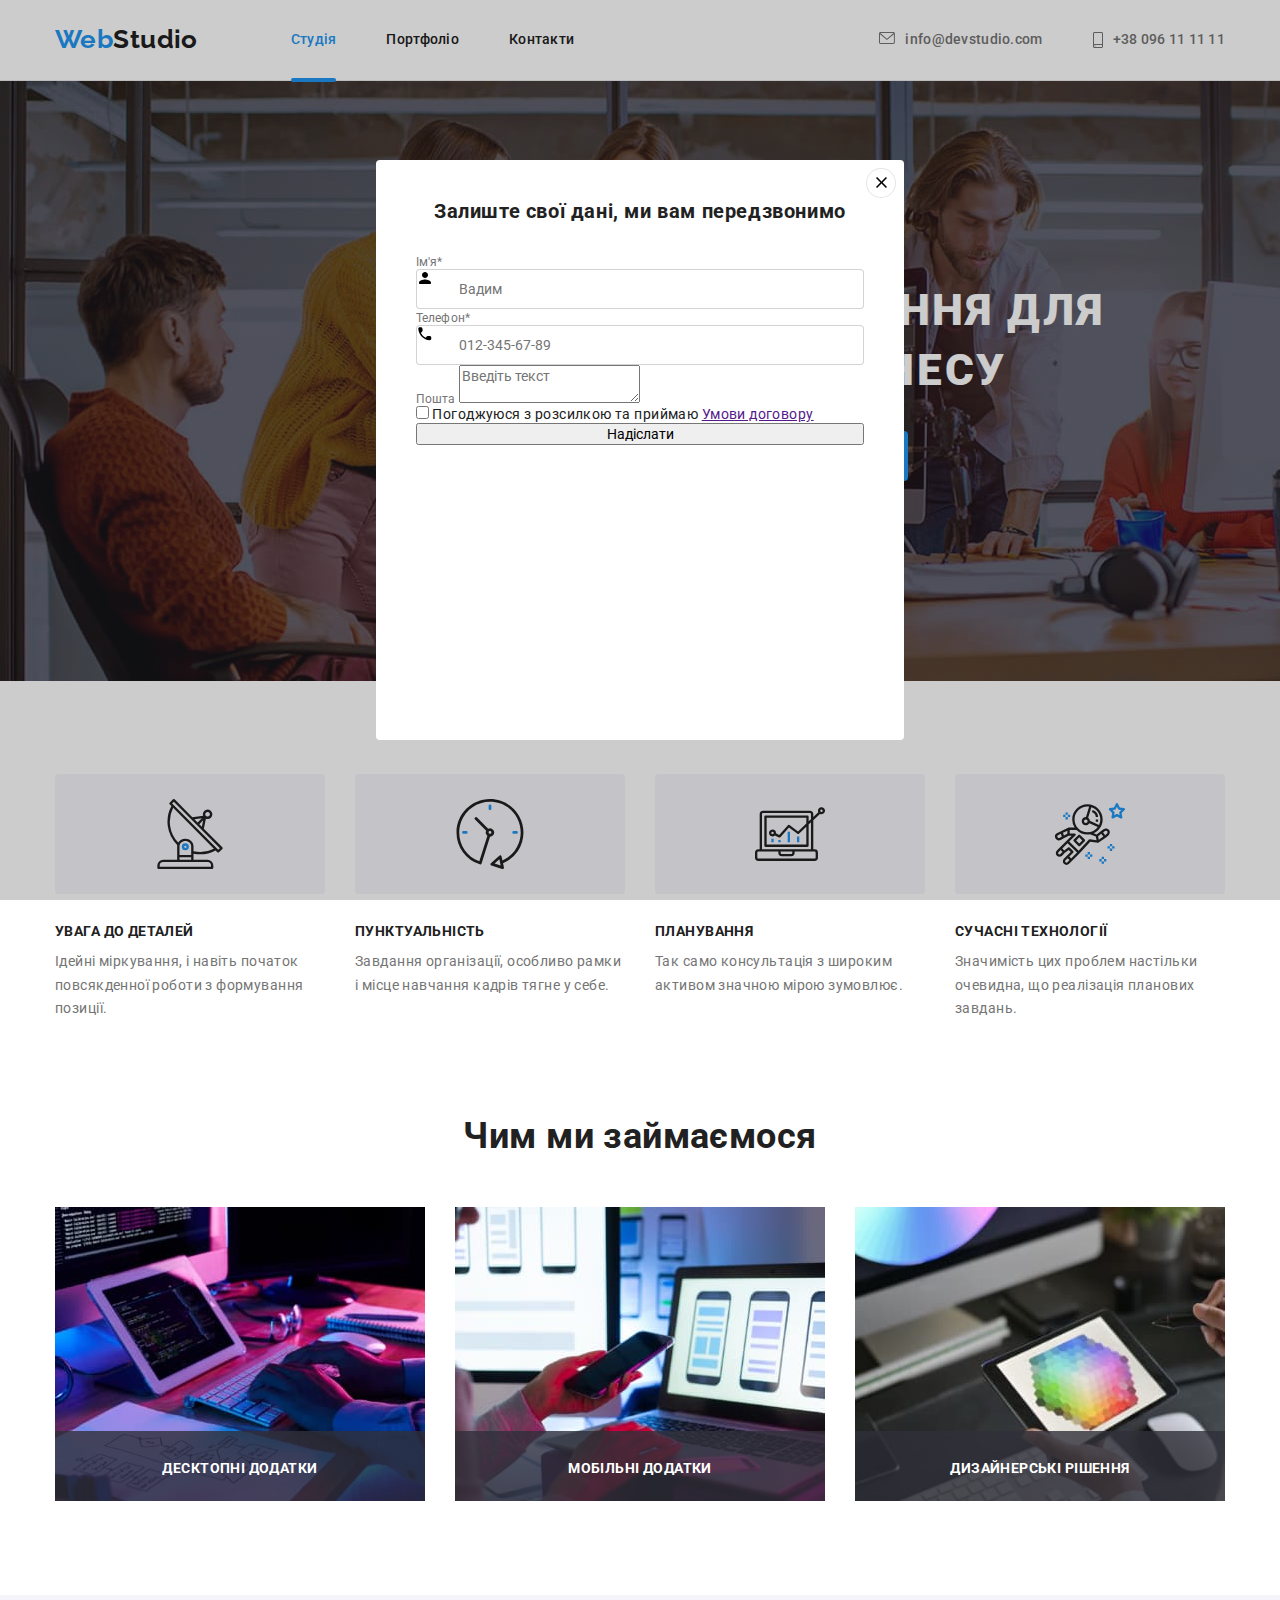
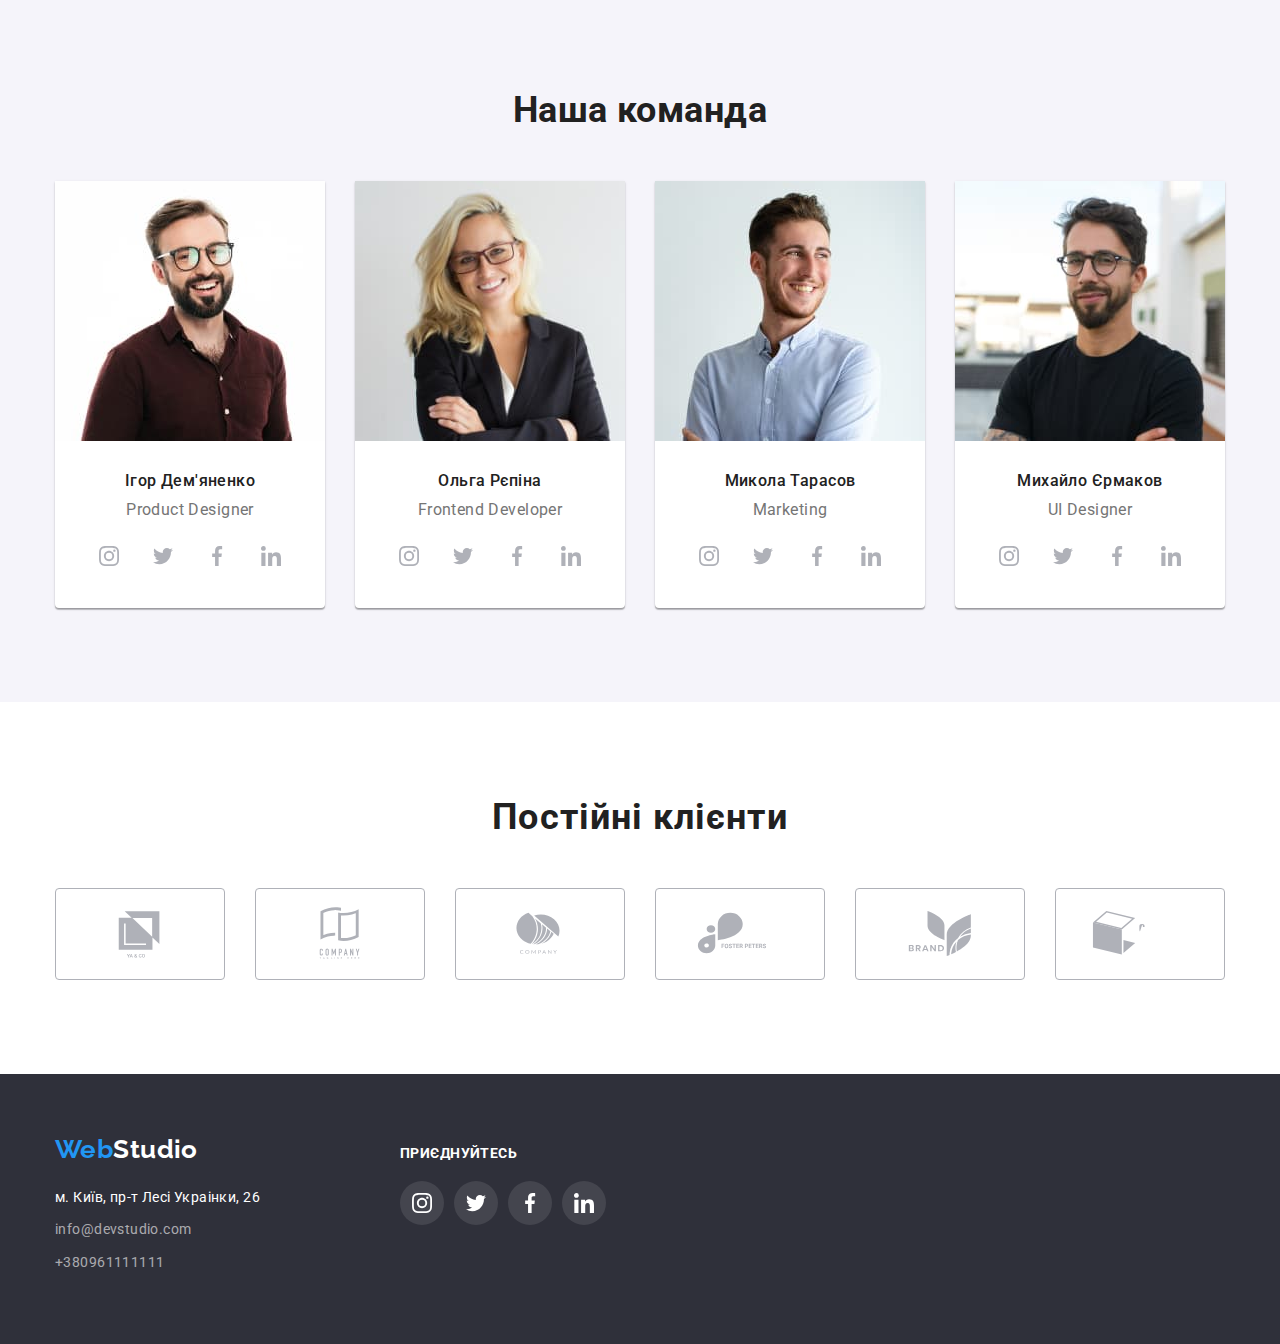
<file: index.html>
<!DOCTYPE html>
<html lang="uk">
<head>
    <meta charset="UTF-8">
    <meta http-equiv="X-UA-Compatible" content="IE=edge">
    <meta name="viewport" content="width=device-width, initial-scale=1.0">
    <link rel="preconnect" href="https://fonts.googleapis.com">
    <link rel="preconnect" href="https://fonts.gstatic.com" crossorigin>
    <link href="https://fonts.googleapis.com/css2?family=Raleway:wght@700&family=Roboto:wght@400;500;700;900&display=swap" rel="stylesheet">
    <link rel="stylesheet" href="https://cdn.jsdelivr.net/npm/modern-normalize@1.1.0/modern-normalize.min.css">
    <link rel="stylesheet" href="./css/styles.css" />
    <title>WebStudio</title>
</head>
<!--Шапка-->
<body>
    <header class="page-header header-line">
        <div class="container header-box">
         <nav class="page-navigation"> 
         <a href="index.html" class="logo-header"><span class="textcolor">Web</span><span class="textcolor-1">Studio</span></a>
         <ul class="menu">
            <li><a href="./index.html" class="menu-item-header current">Студія</a></li>
            <li><a href="./portfolio.html" class="menu-item-header">Портфоліо</a></li>
            <li><a href="./index.html" class="menu-item-header">Контакти</a></li>
         </ul>
         </nav>
         <ul class="menu-contacts-header">
            <li class="contacts-list">
             <a href="mailto:info@devstudio.com" class="link">
               <svg 
                class="envelope-icon"
                lang="en"
                aria-label="envelope icon"
                width="16"
                height="12">
                <use href="./images/sprite.svg#icon-envelope"></use>
               </svg>info@devstudio.com</a>
        </li>
            <li class="contacts-list">
            <a href="tel:+380961111111" class="link">
            <svg
                class="phone"
                lang="en"
                aria-label="smartphone icon"
                width="16" 
                height="12">
                <use href="./images/sprite.svg#icon-smartphone"></use>
            </svg>+38 096 11 11 11</a>
        </ul>
        </div>
     </header>
<main>
<!--Герой-->
     <section class="hero-text hero-bg section">
        <div class="hero-box container">
        <h1 class="efective">Ефективні рішення для вашого бізнесу</h1>
        <button type="button" class="button-hero" data-modal-open>Замовити послугу</button>
        </div>
     </section>
<!--Особливості-->
    <section class="section">
    <div class="container">
        <h2 class="visually-hidden">Наші особливості</h2>
    <ul class="our-features">
        <li class="our-features-box">
         <div class="icons-features-box">
          <svg class="icon-our-features">
           <use href="./images/sprite.svg#icon-antenna"></use>
          </svg>
         </div>
        <h3 class="feature">Увага до деталей</h3>
        <p class="explanation">Ідейні міркування, і навіть початок повсякденної роботи з формування позиції.</p></li>
        <li class="our-features-box">
         <div class="icons-features-box">
          <svg class="icon-our-features">
           <use href="./images/sprite.svg#icon-clock"></use>
          </svg>
         </div>
        <h3 class="feature">Пунктуальність</h3>
        <p class="explanation">Завдання організації, особливо рамки і місце навчання кадрів тягне у себе.</p></li>
        <li class="our-features-box">        
         <div class="icons-features-box">
          <svg class="icon-our-features">
           <use href="./images/sprite.svg#icon-diagram"></use>
          </svg>
         </div>
        <h3 class="feature">Планування</h3>
        <p class="explanation">Так само консультація з широким активом значною мірою зумовлює.</p></li>
        <li class="our-features-box">        
         <div class="icons-features-box">
          <svg class="icon-our-features">
           <use href="./images/sprite.svg#icon-astronaut"></use>
          </svg>
         </div>
        <h3 class="feature">Сучасні технології</h3>
        <p class="explanation">Значимість цих проблем настільки очевидна, що реалізація планових завдань.</p></li>
      </ul>
    </div>
    </section>
<!--Чим ми займаємося-->
    <section class="what-we-do-section">
    <div class="what-we-do-block container">
     <h2 class="what-we-do">Чим ми займаємося</h2>
      <ul class="what-we-do-list">
       <li class="img-card">
        <div class="img-box">
            <img src="./images/image1.jpg" alt="десктопні додатки" width="370" height="294" class="img-1">
            <p class="text-card">Десктопні додатки</p>
         </div>
        </li>
    <li class="img-card">
     <div class="img-box">
        <img src="./images/image2.jpg" alt="мобільні додатки" width="370" height="294" class="img-2">
        <p class="text-card">Мобільні додатки</p>
       </div>
     </li>
     <li class="img-card">
       <div class="img-box">
            <img src="./images/image3.jpg" alt="дизайнерські рішення" width="370" height="294" class="img-3">
            <p class="text-card">Дизайнерські рішення</p>
        </div>
     </li>
    </ul>
</div>  
</section>
<!--Наша команда-->
<section class="team section">
    <div class="team-list container">
    <h2 class="our-team">Наша команда</h2>
    <ul class="test-team">
    <li class="team-item">
        <img src="./images/igor_demyanenko.jpg"
         alt="Ігор Дем'яненко"
         width="270"
         height="260" class="team-card">
         <div class="team-text-box">
            <h2 class="team-card-name">Ігор Дем'яненко</h2>
            <p class="team-card-specialty">Product Designer</p>
        <ul class="social-list">
          <li>
           <a href="" class="social-list-link">
            <svg
            lang="en"
            aria-label="icon instagram"
            class="social-list-icon">
            <use href="./images/sprite.svg#icon-instagram"></use>
          </svg>
         </a>
        </li>
        <li>
            <a href="" class="social-list-link">
                <svg lang="en" 
                aria-label="icon twitter" 
                class="social-list-icon">
                <use href="./images/sprite.svg#icon-twitter"></use>
                </svg>
            </a>
        </li>
        <li>
            <a href="" class="social-list-link">
                <svg lang="en" 
                aria-label="icon facebook" 
                class="social-list-icon">
                <use href="./images/sprite.svg#icon-facebook"></use>
                </svg>
            </a>
        </li>
        <li>
            <a href="" class="social-list-link">
                <svg lang="en"
                aria-label="icon linkedin" 
                class="social-list-icon">
                <use href="./images/sprite.svg#icon-linkedin"></use>
                </svg>
            </a>
        </li>
    </ul>
        </div>
     </li>
    <li class="team-item">
        <img src="./images/olga_repina.jpg"
         alt="Ольга Рєпіна"
         width="270"
         height="260" class="team-card">
         <div class="team-text-box">         
            <h2 class="team-card-name">Ольга Рєпіна</h2>
            <p class="team-card-specialty">Frontend Developer</p>
        <ul class="social-list">
            <li>
                <a href="" class="social-list-link">
                    <svg lang="en" 
                    aria-label="icon instagram" 
                    class="social-list-icon">
                        <use href="./images/sprite.svg#icon-instagram"></use>
                    </svg>
                </a>
            </li>
            <li>
                <a href="" class="social-list-link">
                    <svg lang="en" 
                    aria-label="icon twitter" 
                    class="social-list-icon">
                        <use href="./images/sprite.svg#icon-twitter"></use>
                    </svg>
                </a>
            </li>
            <li>
                <a href="" class="social-list-link">
                    <svg lang="en" 
                    aria-label="icon facebook" 
                    class="social-list-icon">
                        <use href="./images/sprite.svg#icon-facebook"></use>
                    </svg>
                </a>
            </li>
            <li>
                <a href="" class="social-list-link">
                    <svg lang="en" 
                    aria-label="icon linkedin" 
                    class="social-list-icon">
                        <use href="./images/sprite.svg#icon-linkedin"></use>
                    </svg>
                </a>
            </li>
        </ul>
        </div>
        </li>
    <li class="team-item">
        <img src="./images/nikolai_tarasovv.jpg"
         alt="Микола Тарасов"
         width="270"
         height="260" class="team-card">
         <div class="team-text-box">
            <h2 class="team-card-name">Микола Тарасов</h2>
            <p class="team-card-specialty">Marketing</p>
        <ul class="social-list">
            <li>
                <a href="" class="social-list-link">
                    <svg lang="en" aria-label="icon instagram" class="social-list-icon">
                        <use href="./images/sprite.svg#icon-instagram"></use>
                    </svg>
                </a>
            </li>
            <li>
                <a href="" class="social-list-link">
                    <svg lang="en" aria-label="icon twitter" class="social-list-icon">
                        <use href="./images/sprite.svg#icon-twitter"></use>
                    </svg>
                </a>
            </li>
            <li>
                <a href="" class="social-list-link">
                    <svg lang="en" aria-label="icon facebook" class="social-list-icon">
                        <use href="./images/sprite.svg#icon-facebook"></use>
                    </svg>
                </a>
            </li>
            <li>
                <a href="" class="social-list-link">
                    <svg lang="en" aria-label="icon linkedin" class="social-list-icon">
                        <use href="./images/sprite.svg#icon-linkedin"></use>
                    </svg>
                </a>
            </li>
        </ul>
        </div>
        </li>
    <li class="team-item">
     <img src="./images/mihail_ermakov.jpg"
         alt="Михайло Єрмаков"
         width="270"
         height="260" class="team-card">
        <div class="team-text-box">
            <h2 class="team-card-name">Михайло Єрмаков</h2>
            <p class="team-card-specialty">UI Designer</p>
        <ul class="social-list">
            <li>
                <a href="" class="social-list-link">
                    <svg lang="en" aria-label="icon instagram" class="social-list-icon">
                        <use href="./images/sprite.svg#icon-instagram"></use>
                    </svg>
                </a>
            </li>
            <li>
                <a href="" class="social-list-link">
                    <svg lang="en" aria-label="icon twitter" class="social-list-icon">
                        <use href="./images/sprite.svg#icon-twitter"></use>
                    </svg>
                </a>
            </li>
            <li>
                <a href="" class="social-list-link">
                    <svg lang="en" aria-label="icon facebook" class="social-list-icon">
                        <use href="./images/sprite.svg#icon-facebook"></use>
                    </svg>
                </a>
            </li>
            <li>
                <a href="" class="social-list-link">
                    <svg lang="en" aria-label="icon linkedin" class="social-list-icon">
                        <use href="./images/sprite.svg#icon-linkedin"></use>
                    </svg>
                </a>
            </li>
        </ul>
        </div>
        </li>
      </ul>
    </div>
    </section>
<!--Постійні клієнти-->
<section class="customers section">
    <div class="container regular-customers-box">
        <h2 class="regular-customers">Постійні клієнти</h2>
        <ul class="regular-customers-list">
            <li>
                <a href="" class="link-logoclient">
                <svg
                lang="en"
                aria-label="client logo"
                class="client-logo">
                    <use href="./images/sprite.svg#icon-logoclient1"></use>
                </svg>
                </a>
            </li>
            <li>
                <a href="" class="link-logoclient">
                <svg lang="en" 
                aria-label="client logo" 
                class="client-logo">
                    <use href="./images/sprite.svg#icon-logoclient2"></use>
                </svg>
                </a>
            </li>
            <li>
                <a href="" class="link-logoclient">
                <svg lang="en" 
                aria-label="client logo" 
                class="client-logo">
                    <use href="./images/sprite.svg#icon-logoclient3"></use>
                </svg>
                </a>
            </li>
            <li>
                <a href="" class="link-logoclient">
                <svg lang="en" 
                aria-label="client logo" 
                class="client-logo">
                    <use href="./images/sprite.svg#icon-logoclient4"></use>
                </svg>
                </a>
            </li>
            <li>
                <a href="" class="link-logoclient">
                <svg lang="en" 
                aria-label="client logo" 
                class="client-logo">
                    <use href="./images/sprite.svg#icon-logoclient5"></use>
                </svg>
                </a>
            </li>
            <li>
                <a href="" class="link-logoclient">
                <svg lang="en" 
                aria-label="client logo" 
                class="client-logo">
                    <use href="./images/sprite.svg#icon-logoclient6"></use>
                </svg>
                </a>
            </li>
        </ul>
    </div>
</section>
</main>
<!--Футер-->
<footer class="footer">
    <div class="big-footer-box container">
    <div class="footer-box">
    <a href="index.html" class="logo-footer"><span class="textcolor">Web</span><span class="textcolor-2">Studio</span></a>
    <address class="footer-adress-box">
        <ul class="footer-contacts-box">
            <li class="footer-contacts-box"><a href="https://goo.gl/maps/2XgddQ2wuXQouY7B8" target="_blank" rel="noopener noreferrer nofollow" class="map-footer">м. Київ, пр-т Лесі Украінки, 26</a>
            <li class="footer-contacts-box"><a href="mailto:info@devstudio.com" class="mail-footer">info@devstudio.com</a></li>
            <li><a href="tel:+380961111111" class="number-footer">+380961111111</a></li>
        </ul>
        </address>
        </div>
        <div class="footer-social-links">
        <p class="join">Приєднуйтесь</p>
        <ul class="footer-social-list">
            <li>
                <a href="" class="footer-social-list-link">
                    <svg lang="en" 
                    aria-label="icon instagram" 
                    class="footer-social-list-icon">
                        <use href="./images/sprite.svg#icon-instagram"></use>
                    </svg>
                </a>
            </li>
            <li>
                <a href="" class="footer-social-list-link">
                    <svg lang="en" 
                    aria-label="icon twitter"
                    class="footer-social-list-icon">
                        <use href="./images/sprite.svg#icon-twitter"></use>
                    </svg>
                </a>
            </li>
            <li>
                <a href="" class="footer-social-list-link">
                    <svg lang="en" 
                    aria-label="icon facebook" 
                    class="footer-social-list-icon">
                        <use href="./images/sprite.svg#icon-facebook"></use>
                    </svg>
                </a>
            </li>
            <li>
                <a href="" class="footer-social-list-link">
                    <svg lang="en" 
                    aria-label="icon linkedin" 
                    class="footer-social-list-icon">
                        <use href="./images/sprite.svg#icon-linkedin"></use>
                    </svg>
                </a>
            </li>
        </ul>
        </div>
    </div>
</footer>
    <div class="backdrop is-hidden" data-modal>
        <div class="modal">
            <button type="button" class="modal-close-btn" data-modal-close>
                <svg class="modal-close-icon" width="18" height="18">
                    <use href="./images/sprite.svg#icon-close-btn"></use>
                </svg>
            </button>
            <p class="modal-form-title">Залиште свої дані, ми вам передзвонимо</p>
            <form class="modal-form">
                <label class="modal-form-field">
                    <span class="modal-form-field-desc">Ім'я*</span>
                    <div class="modal-form-input-wrapper">
                    <input type="text"
                    class="modal-form-input" 
                    required 
                    pattern="[a-zA-Zа-яА-ЯіїІЇ]+" 
                    name="user_name" 
                    placeholder="Вадим"
                    />
                    <svg class="modal-form-input-icon">
                        <use href="./images/sprite.svg#icon-person-black"></use>
                    </svg>
                </div>
                </label>
                <label class="modal-form-field">
                    <span class="modal-form-field-desc">Телефон*</span>
                    <div class="modal-form-input-wrapper">
                    <input type="tel" 
                    class="modal-form-input" 
                    required
                    pattern="[0-9]{3}-[0-9]{3}-[0-9]{2}-[0-9]{2}" 
                    title="xxx-xxx-xx-xx"
                    name="user_phone"
                    placeholder="012-345-67-89"
                    />
                    <svg class="modal-form-input-icon">
                        <use href="./images/sprite.svg#icon-phone-black"></use>
                    </svg>
                    </div>
                </label>
                <label class="modal-form-field">
                    <span class="modal-form-field-desc">Пошта</span>
                    <textarea 
                    name="user_message" 
                    class="modal-form-message" 
                    placeholder="Введіть текст"
                    ></textarea>
                </label>
                <label class="modal-form-check-field">
                    <input type="checkbox" class="modal-form-check" name="user-policy" required />
                    Погоджуюся з розсилкою та приймаю <a href=""> Умови договору </a>
                </label>
                <button type="submit" class="modal-form-submit" >Надіслати</button>
            </form>
        </div>
    </div>
<script src="./js/modal.js"></script>
</body>
</html>
</file>
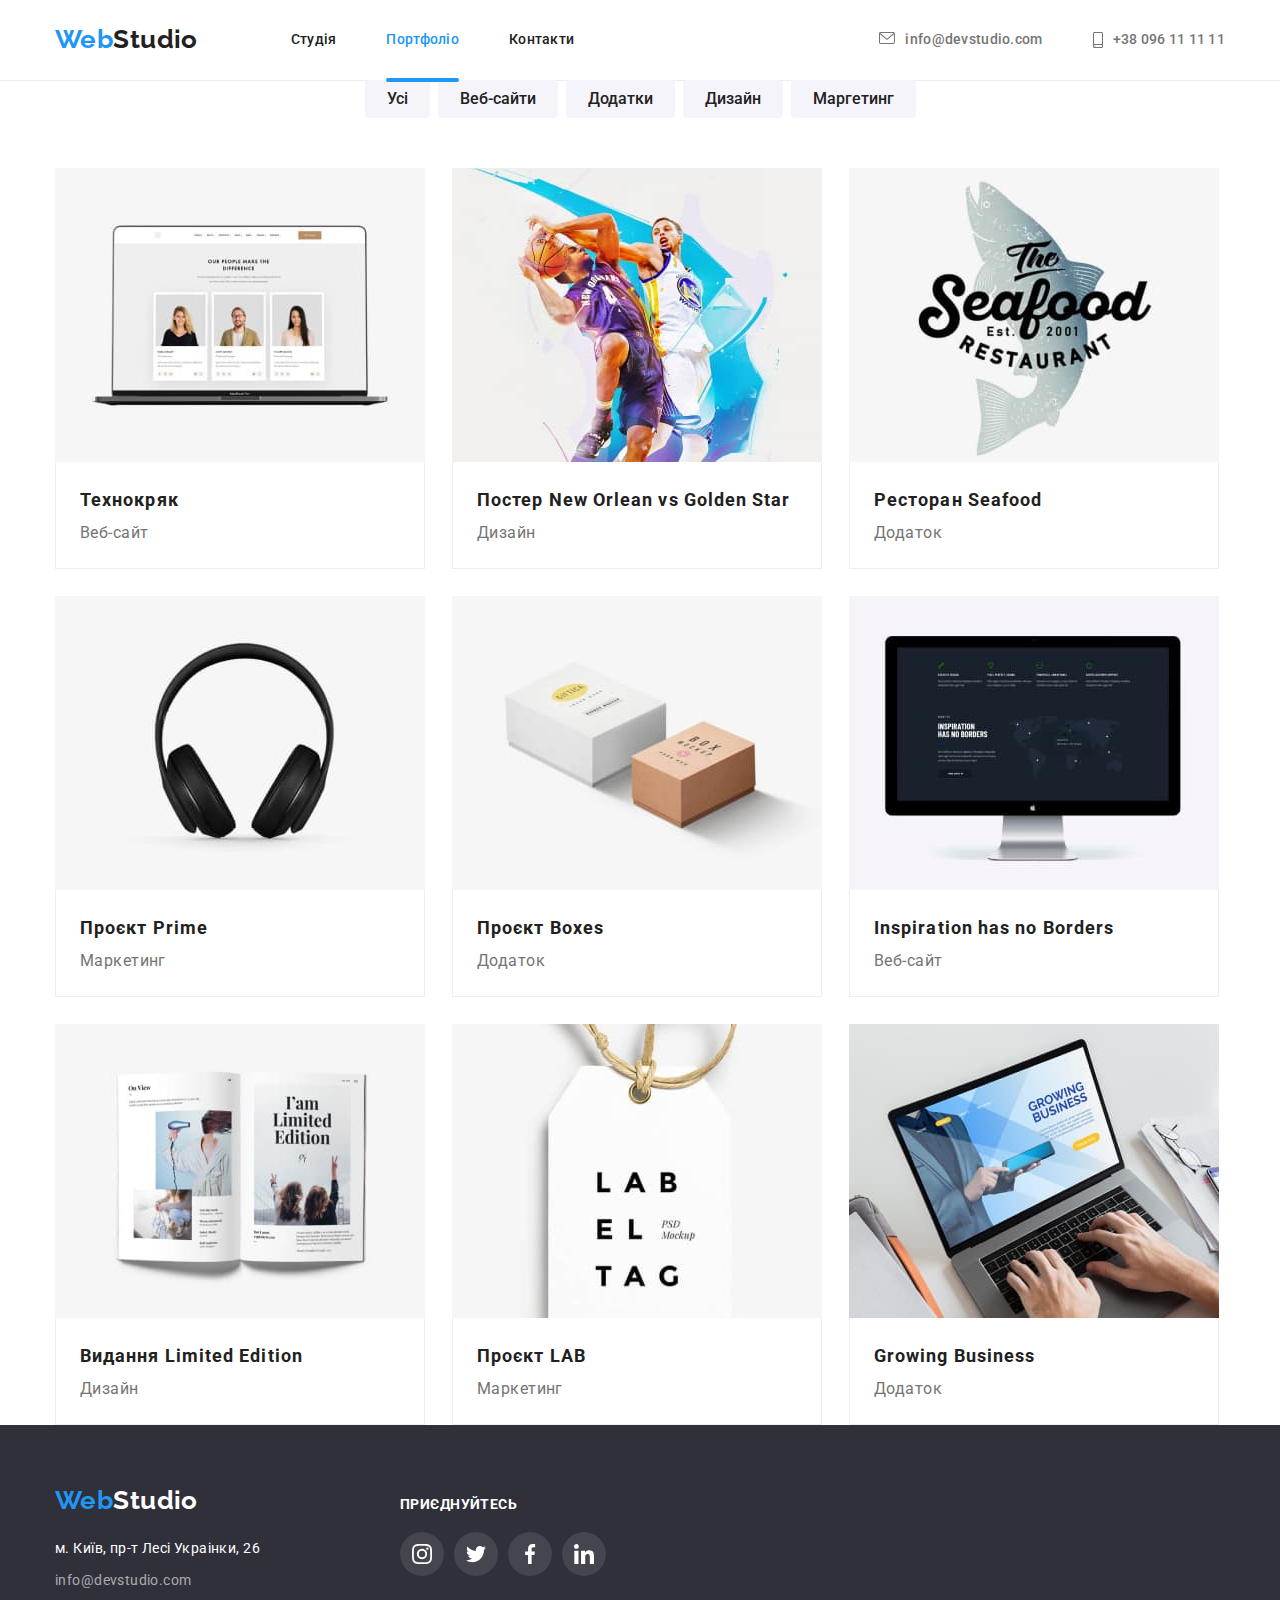
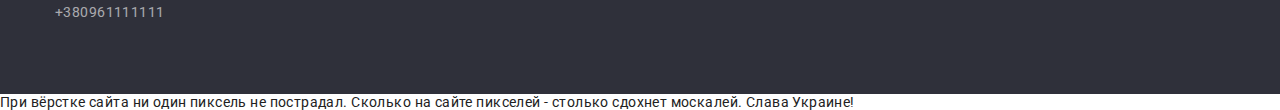
<file: portfolio.html>
<!DOCTYPE html>
<html lang="uk">
<head>
    <meta charset="UTF-8">
    <meta http-equiv="X-UA-Compatible" content="IE=edge">
    <meta name="viewport" content="width=device-width, initial-scale=1.0">
    <link rel="preconnect" href="https://fonts.googleapis.com">
    <link rel="preconnect" href="https://fonts.gstatic.com" crossorigin>
    <link href="https://fonts.googleapis.com/css2?family=Raleway:wght@700&family=Roboto:wght@400;500;700;900&display=swap" rel="stylesheet">
    <link rel="stylesheet" href="https://cdn.jsdelivr.net/npm/modern-normalize@1.1.0/modern-normalize.min.css">
    <link rel="stylesheet" href="./css/styles.css" />
    <title>Portfolio</title>
</head>
<!--Шапка-->
<body>
    <header class="page-header header-line">
        <div class="container header-box">
        <nav class="page-navigation"> 
        <a href="index.html" class="logo-header"><span class="textcolor">Web</span><span class="textcolor-1">Studio</span></a>
         <ul class="menu">
            <li><a href="./index.html" class="menu-item-header">Студія</a></li>
            <li><a href="./portfolio.html" class="menu-item-header current">Портфоліо</a></li>
            <li><a href="./index.html" class="menu-item-header">Контакти</a></li>
         </ul>
        </nav>
        <ul class="menu-contacts-header">
            <li class="contacts-list">
                <a href="mailto:info@devstudio.com" class="link">
                    <svg class="envelope-icon" lang="en" aria-label="envelope icon" width="16" height="12">
                        <use href="./images/sprite.svg#icon-envelope"></use>
                    </svg>info@devstudio.com</a>
            </li>
            <li class="contacts-list">
                <a href="tel:+380961111111" class="link">
                    <svg class="phone" lang="en" aria-label="smartphone icon" width="16" height="12">
                        <use href="./images/sprite.svg#icon-smartphone"></use>
                    </svg>+38 096 11 11 11</a>
        </ul>
        </div>
     </header>
<main>
<section class="portfolio-box">
    <div class="container">
    <h1 class="visually-hidden">Портфоліо</h1>
     <ul class="buttons-portfolio">
       <li><button type="button" class="button-portfolio">Усі</button></li>
       <li><button type="button" class="button-portfolio">Веб-сайти</button></li>
       <li><button type="button" class="button-portfolio">Додатки</button></li>
       <li><button type="button" class="button-portfolio">Дизайн</button></li>
       <li><button type="button" class="button-portfolio">Маргетинг</button></li>
    </ul>
    <ul class="portfolio-images">
    <li class="pf-icons-box">
        <a href="./img-portfolio/img-1.jpg" class="link-portfolio-icon">
        <div class="pf-list-img-box">
        <img src="./img-portfolio/img-1.jpg" alt="Технокряк">
        <p class="overlay">Ресурс пропонує комплексні пропозиції з різним рівнем функціоналу та сервісів. Все це дозволить
            відвідувачу отримати
            вичерпні відомості про компанію чи приватну особу.</p>
        </div>
            <div class="pf-icons-line portfolio-text-box">
                <h2 class="name-portfolio-icons">Технокряк</h2>
                <p class="explanation-portfolio-icons">Веб-сайт</p>
            </div>
        </a>
    </li>
    <li class="pf-icons-box">
        <a href="./img-portfolio/img-2.jpg" class="link-portfolio-icon">
            <div class="pf-list-img-box">
                <img src="./img-portfolio/img-2.jpg" alt="Постер New Orlean vs Golden Star">
                <p class="overlay">доброго дня, вибачте але нічого нового тут не буде :[</p>
            </div>
                <div class="pf-icons-line portfolio-text-box">
                    <h2 class="name-portfolio-icons">Постер New Orlean vs Golden Star</h2>
                    <p class="explanation-portfolio-icons">Дизайн</p>
                </div>
            </a>
        </li>
    <li class="pf-icons-box">
        <a href="./img-portfolio/img-3.jpg" class="link-portfolio-icon">
            <div class="pf-list-img-box">
                <img src="./img-portfolio/img-3.jpg" alt="Ресторан Seafood">
                <p class="overlay">Ресурс пропонує комплексні пропозиції з різним рівнем функціоналу та сервісів. Все це дозволить
                відвідувачу отримати
                вичерпні відомості про компанію чи приватну особу.</p>
            </div>
            <div class="pf-icons-line portfolio-text-box">
                <h2 class="name-portfolio-icons">Ресторан Seafood</h2>
                <p class="explanation-portfolio-icons">Додаток</p>
            </div>
        </a>
    </li>
    <li class="pf-icons-box">
        <a href="./img-portfolio/img-4.jpg" class="link-portfolio-icon">
            <div class="pf-list-img-box">
                <img src="./img-portfolio/img-4.jpg" alt="Проєкт Prime">
                <p class="overlay">Ресурс пропонує комплексні пропозиції з різним рівнем функціоналу та сервісів. Все це дозволить
                відвідувачу отримати
                вичерпні відомості про компанію чи приватну особу.</p>
            </div>
            <div class="pf-icons-line portfolio-text-box">
                <h2 class="name-portfolio-icons">Проєкт Prime</h2>
                <p class="explanation-portfolio-icons">Маркетинг</p>
            </div>
        </a>
    </li>
    <li class="pf-icons-box">
        <a href="./img-portfolio/img-5.jpg" class="link-portfolio-icon">
            <div class="pf-list-img-box">
                <img src="./img-portfolio/img-5.jpg" alt="Проєкт Boxes">
                <p class="overlay">Ресурс пропонує комплексні пропозиції з різним рівнем функціоналу та сервісів. Все це дозволить
                відвідувачу отримати
                вичерпні відомості про компанію чи приватну особу.</p>
            </div>
            <div class="pf-icons-line portfolio-text-box">
                <h2 class="name-portfolio-icons">Проєкт Boxes</h2>
                <p class="explanation-portfolio-icons">Додаток</p>
            </div>
        </a>
    </li>
    <li class="pf-icons-box">
        <a href="./img-portfolio/img-6.jpg" class="link-portfolio-icon">
            <div class="pf-list-img-box">
                <img src="./img-portfolio/img-6.jpg" alt="Inspiration has no Borders">
                <p class="overlay">Ресурс пропонує комплексні пропозиції з різним рівнем функціоналу та сервісів. Все це дозволить
                відвідувачу отримати
                вичерпні відомості про компанію чи приватну особу.</p>
            </div>
            <div class="pf-icons-line portfolio-text-box">
                <h2 class="name-portfolio-icons">Inspiration has no Borders</h2>
                <p class="explanation-portfolio-icons">Веб-сайт</p>
            </div>
        </a>
    </li>
    <li class="pf-icons-box">
        <a href="./img-portfolio/img-7.jpg" class="link-portfolio-icon">
            <div class="pf-list-img-box">
                <img src="./img-portfolio/img-7.jpg" alt="Видання Limited Edition">
                <p class="overlay">Ресурс пропонує комплексні пропозиції з різним рівнем функціоналу та сервісів. Все це дозволить
                відвідувачу отримати
                вичерпні відомості про компанію чи приватну особу.</p>
            </div>
            <div class="pf-icons-line portfolio-text-box">
                <h2 class="name-portfolio-icons">Видання Limited Edition</h2>
                <p class="explanation-portfolio-icons">Дизайн</p>
            </div>
        </a>
    </li>
    <li class="pf-icons-box">
        <a href="./img-portfolio/img-8.jpg" class="link-portfolio-icon">
            <div class="pf-list-img-box">
                <img src="./img-portfolio/img-8.jpg" alt="Проєкт LAB">
                <p class="overlay">Ресурс пропонує комплексні пропозиції з різним рівнем функціоналу та сервісів. Все це дозволить
                відвідувачу отримати
                вичерпні відомості про компанію чи приватну особу.</p>
            </div>
            <div class="pf-icons-line portfolio-text-box">
                <h2 class="name-portfolio-icons">Проєкт LAB</h2>
                <p class="explanation-portfolio-icons">Маркетинг</p>
            </div>
        </a>
    </li>
    <li class="pf-icons-box">
        <a href="./img-portfolio/img-9.jpg" class="link-portfolio-icon">
            <div class="pf-list-img-box">
                <img src="./img-portfolio/img-9.jpg" alt="Growing Business">
                <p class="overlay">Ресурс пропонує комплексні пропозиції з різним рівнем функціоналу та сервісів. Все це дозволить
                відвідувачу отримати
                вичерпні відомості про компанію чи приватну особу.</p>
            </div>
            <div class="pf-icons-line portfolio-text-box">
                <h2 class="name-portfolio-icons">Growing Business</h2>
                <p class="explanation-portfolio-icons">Додаток</p>
            </div>
        </a>
    </li>
    </ul>
    </div>
</section>
</main>
<footer class="footer">
    <div class="big-footer-box container">
        <div class="footer-box">
            <a href="index.html" class="logo-footer"><span class="textcolor">Web</span><span
                    class="textcolor-2">Studio</span></a>
            <address class="footer-adress-box">
                <ul class="footer-contacts-box">
                    <li class="footer-contacts-box"><a href="https://goo.gl/maps/2XgddQ2wuXQouY7B8" target="_blank"
                            rel="noopener noreferrer nofollow" class="map-footer">м. Київ, пр-т Лесі Украінки, 26</a>
                    <li class="footer-contacts-box"><a href="mailto:info@devstudio.com"
                            class="mail-footer">info@devstudio.com</a></li>
                    <li><a href="tel:+380961111111" class="number-footer">+380961111111</a></li>
                </ul>
            </address>
        </div>
        <div class="footer-social-links">
            <h2 class="join">Приєднуйтесь</h2>
            <ul class="footer-social-list">
                <li>
                    <a href="" class="footer-social-list-link">
                        <svg lang="en" aria-label="icon instagram" class="footer-social-list-icon">
                            <use href="./images/sprite.svg#icon-instagram"></use>
                        </svg>
                    </a>
                </li>
                <li>
                    <a href="" class="footer-social-list-link">
                        <svg lang="en" aria-label="icon twitter" class="footer-social-list-icon">
                            <use href="./images/sprite.svg#icon-twitter"></use>
                        </svg>
                    </a>
                </li>
                <li>
                    <a href="" class="footer-social-list-link">
                        <svg lang="en" aria-label="icon facebook" class="footer-social-list-icon">
                            <use href="./images/sprite.svg#icon-facebook"></use>
                        </svg>
                    </a>
                </li>
                <li>
                    <a href="" class="footer-social-list-link">
                        <svg lang="en" aria-label="icon linkedin" class="footer-social-list-icon">
                            <use href="./images/sprite.svg#icon-linkedin"></use>
                        </svg>
                    </a>
                </li>
            </ul>
        </div>
    </div>
</footer>
При вёрстке сайта ни один пиксель не пострадал.
Сколько на сайте пикселей - столько сдохнет москалей.
Слава Украине!
</body>
</html>
</file>
<file: css/styles.css>
:root{
    --section-team-background-color: #F5F4FA;
    --primary-font: 'Roboto', sans-serif;
    --secondary-font: 'Raleway', sans-serif;
    --accent-color: #2196F3;
    --border-background-color: #2f303a;
    --primary-text-color: #212121;
    --secondary-text-color: #757575;
    --tertiary-text-color: #FFFFFF;
    --secondary-button-bg-color: #188ce8;
    --primary-button-bg-color: #F5F4FA;
    --primary-bg-color: #2F303A;
    --icons-color: #AFB1B8;
    --transition-dur-and-func: 250ms cubic-bezier(0.4, 0, 0.2,1);
}
body{
    overflow-x: hidden;
    letter-spacing: 0.03em;
    font-size: 14px;
    color: var(--primary-text-color);
    font-family: var(--primary-font);
}
h1,
h2,
h3,
h4,
p{margin-top: 0;
margin-bottom: 0;
}
ul,
ol {
    margin-top: 0;
    margin-bottom: 0;
    padding-left: 0;
}
img{display: block;}
.menu-item-header.current {
    color: var(--accent-color);
}

.current::after {
    content: "";
    position: absolute;
    width: 100%;
    height: 4px;
    bottom: -34px;
    left: 0;
    background-color: var(--accent-color);
    border-radius: 2px;
    transition: color var(--transition-color), backgraund var(--transition-bgc);
}
.container{
    width: 1200px;
    margin-left: auto;
    margin-right: auto;
    padding-left: 15px;
    padding-right: 15px;
}

.section{
    padding-bottom: 94px;
    padding-top: 94px;
}
.what-we-do-section{
    padding-bottom: 94px;
}
li {list-style-type: none;}
.visually-hidden{
      white-space: nowrap;
      width: 1px;
      height: 1px;
      overflow: hidden;
      border: 0;
      padding: 0;
      clip: rect(0 0 0 0);
      clip-path: inset(50%);
      margin: -1px;}
      .textcolor{color: var(--accent-color);}
      .textcolor-1{color: var(--primary-text-color);}
      .textcolor-2{color: var(--tertiary-text-color);}
      
.explanation{font-style: normal;
    font-weight: 400;
    font-size: 14px;
    line-height: 1.71;
    
    
    color: var(--secondary-text-color);}
/*======================= HEADER =======================*/
.phone{
    width: 10px;
    height: 16px;   
    margin-right: 10px;
}
.envelope-icon{
    margin-right: 10px;
}
.logo-header{
    padding-top: 24px;
    padding-bottom: 25px;
    margin-right: 93px;
}
.header-box{
    display: flex;
    justify-content: space-between;
}
.menu-contacts-header{
    display: flex;
    justify-content: space-between;
    align-items: center;
}
.contacts-list:not(:last-child){
    display: flex;
    align-content: center;
    margin-right: 50px;
}
.contacts-box{
    margin-right: 50px;
}

.menu{
    display: flex;
    column-gap: 50px;
}
.page-header-container{
    display: flex;
}
.header-line{
    border-bottom: 1px solid #ECECEC;
}
.page-navigation{
    display: flex;
    align-items: center;
}
.link:hover,
.link:focus{
    color:var(--accent-color);
}
.link {
    display: flex;
    font-style: normal;
    text-decoration: none;
    font-weight: 500;
    line-height: 1.1;
    letter-spacing: 0.02em;
    color: var(--secondary-text-color);
    fill: currentColor;
    transition: color var(--transition-dur-and-func);
}
.logo-header{
    text-decoration: none;
    font-family: var(--secondary-font);
    font-weight: 700;
    font-size: 26px;
    line-height: 1.2;
}
.menu-item-header:hover,
.menu-item-header:focus{
    color:var(--accent-color);
}
.menu-item-header {
    display: block;
    position: relative;
    text-decoration: none;
    font-weight: 500;
    line-height: 1.1;
    letter-spacing: 0.02em;
    color: var(--primary-text-color);
    transition: color var(--transition-dur-and-func);
}
    
    
/*======================= HEADER =======================*/

/*======================= HERO =======================*/
.hero-text {
    text-align: center;
    padding-top: 200px;
    padding-bottom: 200px;
}
.hero-bg{   
    background-image: linear-gradient(rgba(47, 48, 58, 0.4), rgba(47, 48, 58, 0.4)), url("../hero/hero.jpg");
    background-size: cover;
    margin-right: auto;
    margin-left: auto;
    width: 1600px;
    height: 600px;
}
.button-hero:focus,
.button-hero:hover{
    background-color: var(--secondary-button-bg-color);
    box-shadow: 0px 4px 4px rgba(0, 0, 0, 0.15);
    border-radius: 4px;}
.button-hero {
    background-color: var(--accent-color);
    cursor: pointer;
    font-family: inherit;
    color: var(--tertiary-text-color);
    border: none;
    transition: background-color var(--secondary-button-bg-color); 
    border-radius: 4px;
    font-weight: 700;
    font-size: 16px;
    line-height: 1.9;
    width: 216px;
    height: 50px;
    left: 724px;
    top: 440px;
}
.efective{
    font-style: normal;
    font-weight: 900;
    font-size: 44px;
    line-height: 1.36;
    letter-spacing: 0.06em;
    text-transform: uppercase;
    color: var(--tertiary-text-color); 
    margin-bottom: 30px;
}
.hero-box{
    margin-left: auto;
    margin-right: auto; 
    width: 700px;
}
/*======================= HERO =======================*/ 

/*======================= our features =======================*/ 
.our-features{
    display: flex;
    gap: 30px;
}
.feature{
    font-style: normal;
    font-weight: 700;
    font-size: 14px;
    line-height: 1.1;
    text-transform: uppercase;
    color: var(--primary-text-color);
    margin-bottom: 10px;
    margin-top: 30px;
}
.our-features-box{
    width: 270px;
}
.d1{
    padding-top: 94px;
    padding-bottom: 94px;
}
.icons-features{
    display: flex;
    gap: 30px;
    margin-bottom: 30px;
}
.icons-features-box{
    display: flex;
    justify-content: center;
    align-items: center;
    background: #F5F4FA;
    border-radius: 4px;
    width: 270px;
    height: 120px;
}
.icon-our-features{
    width: 70px;
    height: 70px;
}
/*======================= our features =======================*/

/*======================= WHAT WE DO =======================*/
.img-card { 
    flex-basis: calc((100% - 60px) / 3);
}
.text-card {
    position: absolute;
    font-weight: 700;
    font-size: 14px;
    line-height: 1.14;
    text-align: center;
    letter-spacing: 0.03em;
    text-transform: uppercase;
    width: 370px;
    height: 70px;
    padding: 30px;
    color: var(--tertiary-text-color);
    background: rgba(47, 48, 58, 0.8);
    transform: translateY(-100%);
}
.img-box{ 
    position: relative;
}
.what-we-do{
    font-weight: 700;
    font-size: 36px;
    line-height: 42px;
    margin-bottom: 50px;
    text-align: center;
}
.what-we-do-list{
    display: flex;
    justify-content: space-between;
}
/*======================= WHAT WE DO =======================*/

/*======================= TEAM =======================*/
.social-list{
    display: flex;
    justify-content: center;
    align-items: center;
    column-gap: 10px;
    margin-top: 16px;
}
.social-list-link:hover,
.social-list-link:focus{
    background-color: var(--accent-color);
    fill: var(--tertiary-text-color);
}

.social-list-link{
    display: flex;
    align-items: center;
    justify-content: center;
    width: 44px;
    height: 44px;
    border-radius: 50%;
    background-color: var(--tertiary-text-color);
    fill: var(--icons-color);
    transition: fill var(--transition-dur-and-func), background-color var(--transition-dur-and-func);
}
.social-list-icon{
    width: 20px;
    height: 20px;
}
.our-team{
    font-style: normal;
    font-weight: 700;
    font-size: 36px;
    line-height: 42px;
    color: var(--primary-text-color);
    text-align: center;
    margin-bottom: 50px;
}
 
.team{background-color: var(--section-team-background-color);
    padding-top: 94px;
    padding-bottom: 94px;
}
.team-card-name {
    background-color: var(--tertiary-text-color);
    font-weight: 500;
    font-size: 16px;
    line-height: 1.2;
    color: var(--primary-text-color);
    margin-bottom: 10px;
    text-align: center;

}
.team-card-specialty {
    background-color: var(--tertiary-text-color);
    font-weight: 400;
    font-size: 16px;
    line-height: 1.1;    
    color: var(--secondary-text-color);

    text-align: center;
}
.team-item{background-color: var(--tertiary-text-color);
    box-shadow: 0px 1px 3px rgba(0, 0, 0, 0.12), 0px 1px 1px rgba(0, 0, 0, 0.14), 0px 2px 1px rgba(0, 0, 0, 0.2);
    border-radius: 0px 0px 4px 4px;
}

.test-team{
    display: flex;
    flex-wrap: wrap;
    gap: 30px;
}
.team-text-box { 
    padding: 30px;
}

/*======================= TEAM =======================*/



/*======================= REGULAR CUSTOMERS =======================*/
.regular-customers{
    font-style: normal;
    font-weight: 700;
    font-size: 36px;
    line-height: 42px;
    text-align: center;
    letter-spacing: 0.03em;
    color: var(--primary-text-color);
}

.regular-customers-list{
    display: flex;
    gap: 30px;
    margin-top: 50px;
}

.client-logo{
    transition: fill var(--transition-dur-and-func);
    width: 106px;
    height: 60px;
    fill: var(--icons-color)
}
.link-logoclient:hover .client-logo,
.link-logoclient:focus .client-logo{
    fill: var(--accent-color);
}
.link-logoclient:focus,
.link-logoclient:hover{
    border-color: var(--accent-color);
}
.link-logoclient{
    transition: border-color var(--transition-dur-and-func);
    display: flex;
    align-items: center;
    justify-content: center;
    width: 170px;
    height: 92px;
    border: 1px solid var(--icons-color);
    border-radius: 4px;
}
/*======================= REGULAR CUSTOMERS =======================*/

/*======================= FOOTER =======================*/
.big-footer-box{
    align-items: baseline;
    display: flex;
}
.footer-social-list-link:focus,
.footer-social-list-link:hover{
    background-color: var(--accent-color);
}
.footer-social-list-link{
    transition: background-color var(--transition-dur-and-func);
    display: flex;
    align-items: center;
    justify-content: center;
    background-color: rgba(255, 255, 255, 0.1);
    border-radius: 50%;
    width: 44px;
    height: 44px;
}
.footer-social-links{
    margin-left: 70px;
    column-gap: 10px;
}
.footer-social-list-icon{
    width: 20px;
    height: 20px;
    fill: var(--tertiary-text-color);
}
.join{
    font-style: normal;
    font-weight: 700;
    font-size: 14px;
    line-height: 16px;
    letter-spacing: 0.03em;
    text-transform: uppercase;
    color: #FFFFFF;
}
.footer-social-list {
    display: flex;
    align-items: baseline;
    column-gap: 10px;
    margin-top: 20px;
}
.footer-social-list{
    display: flex;
    
}
.fooret-social-list-link{
    display: flex;
    background-color: rgba(255, 255, 255, 01);
}
.footer {background-color: var(--primary-bg-color);
    padding-top: 60px;
    padding-bottom: 60px;
}
.number-footer:hover,
.number-footer:focus{
    color:var(--accent-color);
}
.number-footer{
    transition: color var(--transition-dur-and-func);
    font-style: normal;
    text-decoration: none;
    font-size: 14px;
    line-height: 1.7;
    color: rgba(255, 255, 255, 0.6);}
.map-footer:focus,
.map-footer:hover{
    color:var(--accent-color);
}
.map-footer{
    transition: color var(--transition-dur-and-func);
    font-style: normal;
    text-decoration: none;
    font-weight: 400;
    font-size: 14px;
    line-height: 24px;    
    color: var(--tertiary-text-color)
}
.mail-footer:hover,
.mail-footer:focus{
    color:var(--accent-color);
}
.mail-footer{
    transition: color var(--transition-dur-and-func);
    font-style: normal;
    text-decoration: none;
    line-height: 1.7;
    color: rgba(255, 255, 255, 0.6);}
.logo-footer {
    text-decoration: none;
    font-family: var(--secondary-font);
    font-weight: 700;
    font-size: 26px;
    line-height: 1.2;
}

.footer-adress-box{    margin-top: 20px;
    margin-right: 70px;
}


.footer-contacts-box{
    padding-bottom: 9px;
}

/*======================= FOOTER =======================*/

/*======================= PORTFOLIO-BUTTONS =======================*/
.button-portfolio:hover,
.button-portfolio:focus{
    background-color: var(--accent-color); color: var(--tertiary-text-color);
    box-shadow: 0px 4px 4px rgba(0, 0, 0, 0.15);}
.button-portfolio {
    transition: color var(--transition-dur-and-func),background-color var(--transition-dur-and-func), box-shadow var(--transition-dur-and-func);
    font-weight: 500;
    font-size: 16px;
    line-height: 1.6;
    text-align: center;
    cursor: pointer;
    font-family: inherit;
    color: var(--primary-text-color);
    background-color: var(--primary-button-bg-color);
    border-radius: 4px;
    border: none;
    padding-top: 6px;
    padding-bottom: 6px;
    padding-right: 22px;
    padding-left: 22px;
}
.buttons-portfolio {
    gap: 8px;
    justify-content: center;
    display: flex;
    margin-bottom: 50px;
}
/*======================= PORTFOLIO-BUTTONS =======================*/


/*======================= PORTFOLIO-ICONS =======================*/
.pf-list-img-box{
    position: relative;
    overflow: hidden;
}
.overlay {
    position: absolute;
    background: rgba(33, 150, 243, 0.9);        
    height: 100%;
    width: 100%;
    top: 0;
    left: 0;
    color: var(--tertiary-text-color);
    padding-top: 63px;
    padding-left: 22px;
    font-style: normal;
    font-weight: 400;
    font-size: 18px;
    line-height: 28px;
    letter-spacing: 0.03em;
    transform: translateY(100%);
    transition: var(--transition-dur-and-func);
}
.link-portfolio-icon:focus .overlay,
.link-portfolio-icon:hover .overlay{
    transition: var(--transition-dur-and-func);
    transform: translateY(0%);
}
.link-portfolio-icon{
    transition: var(--transition-dur-and-func);
    display: block;
    text-decoration: none;
}
.link-portfolio-icon:hover,
.link-portfolio-icon:focus {
    box-shadow: 0px 1px 1px rgba(0, 0, 0, 0.12), 0px 4px 4px rgba(0, 0, 0, 0.06), 1px 4px 6px rgba(0, 0, 0, 0.16);
}
.name-portfolio-icons{
    font-style: normal;
    font-weight: 700;
    font-size: 18px;
    line-height: 2;    
    letter-spacing: 0.06em;
    color: var(--primary-text-color);
}
.explanation-portfolio-icons{
    font-style: normal;
    font-weight: 400;
    font-size: 16px;
    line-height: 1.87;
    color: var(--secondary-text-color);

}
.portfolio-images{
    display: flex;
    flex-wrap: wrap;
    gap: 27px;
}
.portfolio-images-block{
    margin-bottom: 94px;
}
.portfolio-text-box{
    padding-top: 20px;
    padding-bottom: 20px;
    padding-right: 24px;
    padding-left: 24px;
}
.pf-icons-line{ 
    border-left: 1px solid #EEEEEE;
    border-right: 1px solid #EEEEEE;
    border-bottom: 1px solid #EEEEEE;
}

/*======================= PORTFOLIO-ICONS =======================*/

/*======================= PORTFOLIO =======================*/ */
.portfolio-box{
    padding-top: 94px;
    padding-bottom: 94px;
}
/*======================= PORTFOLIO =======================*/ */
.backdrop.is-hidden{
    opacity: 0;
    visibility: hidden;
    pointer-events: none;
    overflow-y: hidden;
}
.backdrop {
    transition: var(--transition-dur-and-func);
    position: fixed;
    top: 0;
    left: 0;
    width: 100%;
    height: 100%;
    background: rgba(0, 0, 0, 0.2);
    transition: opacity cubic-bezier(04,0,02,1) ease, visibility cubic-bezier(04, 0, 02, 1) ease;
}
.modal {
    border-radius: 4px;
    position: absolute;
    padding: 40px;
    top: 50%;
    left: 50%;
    transform: translate(-50% , -50%);
    width: 528px;
    height: 580px;
    background-color: var(--tertiary-text-color);  
}
.modal-close-btn{
    cursor: pointer;
    position: absolute;
    right: 8px;
    top: 8px;
    display: flex;
    align-items: center;
    justify-content: center;
    padding: 0;
    width: 30px;
    height: 30px;
    border-radius: 50%;
    background-color: var(--tertiary-text-color);
    border: 1px solid rgba(0, 0, 0, 0.1);
}
/*======================= MODAL FORM =======================*/
.modal-form-title {
    margin-bottom: 30px;
    font-style: normal;
    font-weight: 700;
    font-size: 20px;
    line-height: 23px;
    text-align: center;
    letter-spacing: 0.03em;
    color: #212121;
}
.modal-form {
    display: flex;
    flex-direction: column;
}
.modal-form-input{
    padding-left: 42px;
    width: 100%;
    height: 40px;
    border: 1px solid rgba(33, 33, 33, 0.2);
    border-radius: 4px;
}
.modal-form-field-desc {
    margin-bottom: 4px;
    margin-top: 10px;
    font-style: normal;
    font-weight: 400;
    font-size: 12px;
    line-height: 14px;
    letter-spacing: 0.01em;
    color: var(--secondary-text-color)
}
.modal-form-input-wrapper{ 
    position: relative;
}
.modal-form-input-icon{
    position: absolute;
    top: 0;
    left: 0;
    display: block;
    width: 18px;
    height: 18px;
}
/*======================= MODAL FORM =======================*/
</file>
